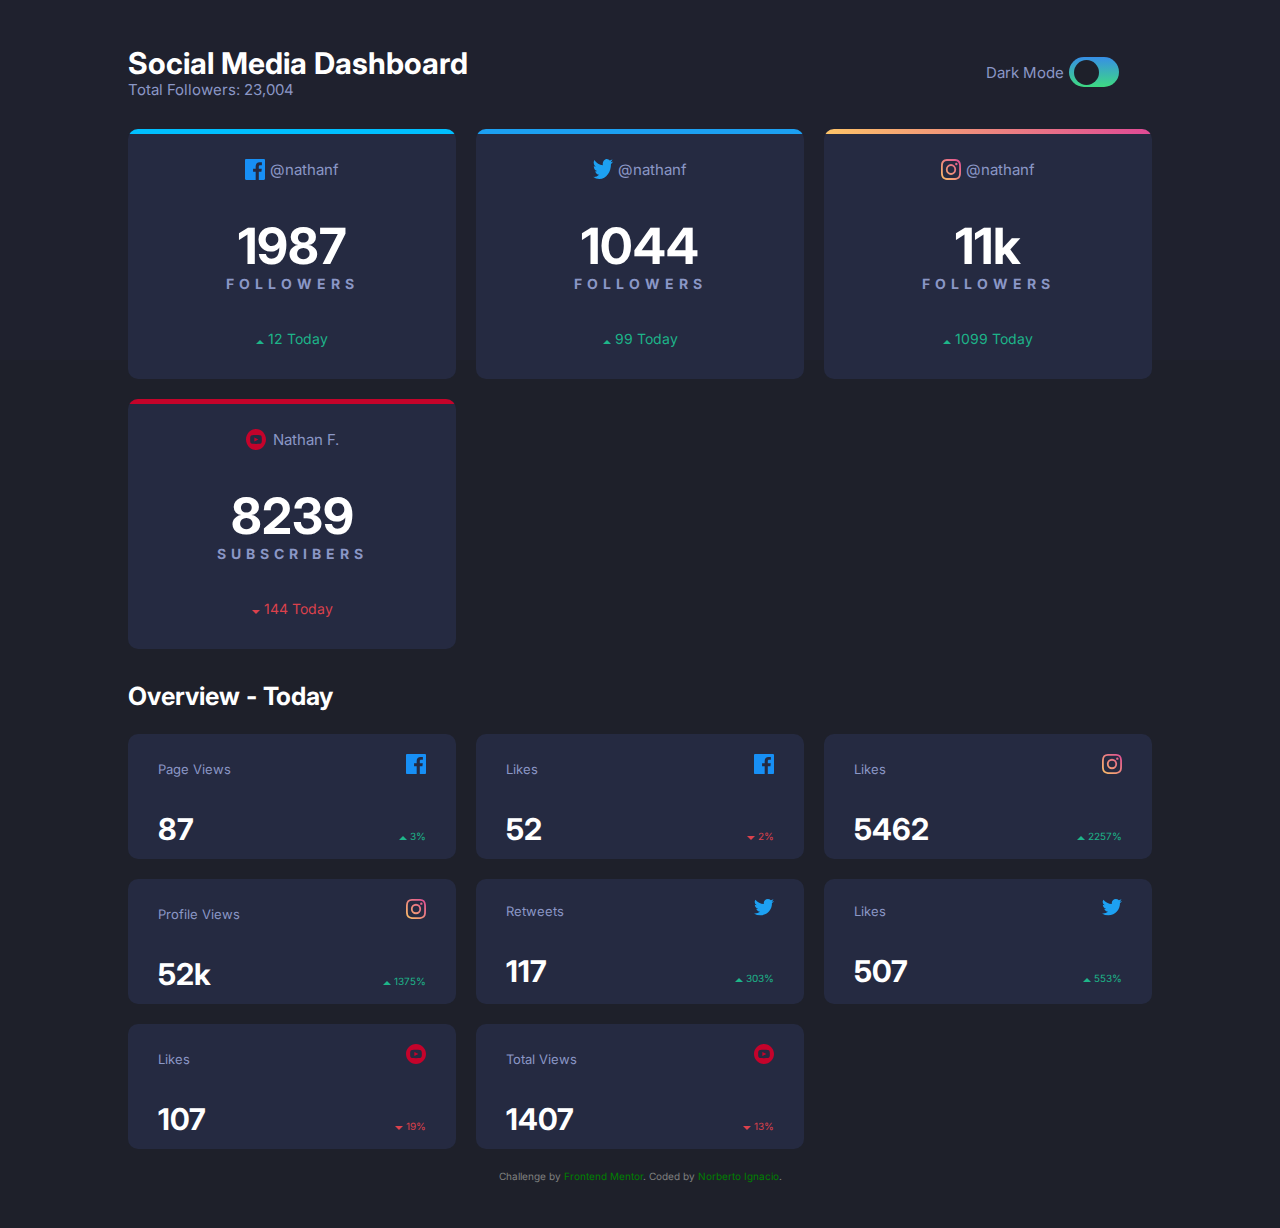
<file: index.html>
<!DOCTYPE html>
<html lang="en">
<head>
  <meta charset="UTF-8">
  <meta name="viewport" content="width=device-width, initial-scale=1.0">

  <title>Frontend Mentor | [Challenge Name Here]</title>


  <link rel="icon" type="image/png" sizes="32x32" href="./images/favicon-32x32.png"> 
  <link href="https://fonts.googleapis.com/css?family=Inter:400,700&display=swap" rel="stylesheet">
  <link rel="stylesheet" href="./css/main.css">
  <script src="./images/all.js"></script>
</head>
<body>
  <main class="main">

    <div class="main__container">

      <div class="dashboard">

        <div class="dashboard__head">
          <h1 class="dashboard__title">
            Social Media Dashboard
            <span class="dashboard__total dark-text">Total Followers: 23,004</span>
          </h1>

          <div class="dashboard__switch dark-text">
            Dark Mode
            <input type="checkbox" id="checkbox" class="checkbox">
            <label for="checkbox" class="switch-container"></label>
          </div>

        </div>

        <div class="dashboard__cards-container">

          <div class="card card--facebook">
            <span class="card__username dark-text">
              <img src="./images/icon-facebook.svg" alt="" class="card-icon"> @nathanf</span>
            <h2 class="card__followercount">
              1987 <span class="follower-text dark-text">FOLLOWERS</span>
            </h2>

            <span class="card__stats green">
              <img src="./images/icon-up.svg" alt="up icon" class="stat-icon">
              12 Today
            </span>
          </div>

          <div class="card card--twitter">
            <span class="card__username dark-text">
              <img src="./images/icon-twitter.svg" alt="" class="card-icon"> @nathanf</span>
            <h2 class="card__followercount">
              1044 <span class="follower-text dark-text">FOLLOWERS</span>
            </h2>

            <span class="card__stats green">
              <img src="./images/icon-up.svg" alt="up icon" class="stat-icon">
              99 Today
            </span>
          </div>

          <div class="card card--instagram">
            <span class="card__username dark-text">
              <img src="./images/icon-instagram.svg" alt="" class="card-icon"> @nathanf</span>
            <h2 class="card__followercount">
              11k <span class="follower-text dark-text">FOLLOWERS</span>
            </h2>

            <span class="card__stats green">
              <img src="./images/icon-up.svg" alt="up icon" class="stat-icon">
              1099 Today
            </span>
          </div>

          <div class="card card--youtube">
            <span class="card__username dark-text">
              <img src="./images/icon-youtube.svg" alt="" class="card-icon"> Nathan F.</span>
            <h2 class="card__followercount">
              8239 <span class="follower-text dark-text">SUBSCRIBERS</span>
            </h2>

            <span class="card__stats red">
              <img src="./images/icon-down.svg" alt="up icon" class="stat-icon">
              144 Today
            </span>
          </div>

        </div>


      </div>

      <div class="overview">
        
        <h2 class="overview__title">Overview - Today</h2>
       

        <div class="overview__cards-container">

          <div class="overview__card ">

            <div class="page-views-top">
              <span class="page-view-title">Page Views</span> 
              <img src="./images/icon-facebook.svg" alt="" class="card-icon">
            </div>

            <div class="page-views-stat">
              <span class="page-view-count">87</span>
              <span class="page-view-percentage green">
                <img src="./images/icon-up.svg" alt="up icon" class="card-icon">
                3%
              </span>
            </div>

          </div>

          <div class="overview__card ">

            <div class="page-views-top">
              <span class="page-view-title">Likes</span> 
              <img src="./images/icon-facebook.svg" alt="" class="card-icon">
            </div>

            <div class="page-views-stat">
              <span class="page-view-count">52</span>
              <span class="page-view-percentage red">
                <img src="./images/icon-down.svg" alt="up icon" class="card-icon">
                2%
              </span>
            </div>

          </div>
          
          <div class="overview__card ">

            <div class="page-views-top">
              <span class="page-view-title">Likes</span> 
              <img src="./images/icon-instagram.svg" alt="" class="card-icon">
            </div>

            <div class="page-views-stat">
              <span class="page-view-count">5462</span>
              <span class="page-view-percentage green">
                <img src="./images/icon-up.svg" alt="up icon" class="card-icon">
                2257%
              </span>
            </div>

          </div>
          
          <div class="overview__card ">

            <div class="page-views-top">
              <span class="page-view-title">Profile Views</span> 
              <img src="./images/icon-instagram.svg" alt="" class="card-icon">
            </div>

            <div class="page-views-stat">
              <span class="page-view-count">52k</span>
              <span class="page-view-percentage green">
                <img src="./images/icon-up.svg" alt="up icon" class="card-icon">
                1375%
              </span>
            </div>

          </div>

          <div class="overview__card ">

            <div class="page-views-top">
              <span class="page-view-title">Retweets</span> 
              <img src="./images/icon-twitter.svg" alt="" class="card-icon">
            </div>

            <div class="page-views-stat">
              <span class="page-view-count">117</span>
              <span class="page-view-percentage green">
                <img src="./images/icon-up.svg" alt="up icon" class="card-icon">
                303%
              </span>
            </div>

          </div>

          <div class="overview__card ">

            <div class="page-views-top">
              <span class="page-view-title">Likes</span> 
              <img src="./images/icon-twitter.svg" alt="" class="card-icon">
            </div>

            <div class="page-views-stat">
              <span class="page-view-count">507</span>
              <span class="page-view-percentage green">
                <img src="./images/icon-up.svg" alt="up icon" class="card-icon">
                553%
              </span>
            </div>

          </div>

          <div class="overview__card ">

            <div class="page-views-top">
              <span class="page-view-title">Likes</span> 
              <img src="./images/icon-youtube.svg" alt="" class="card-icon">
            </div>

            <div class="page-views-stat">
              <span class="page-view-count">107</span>
              <span class="page-view-percentage red">
                <img src="./images/icon-down.svg" alt="up icon" class="card-icon">
                19%
              </span>
            </div>

          </div>

          <div class="overview__card ">

            <div class="page-views-top">
              <span class="page-view-title">Total Views</span> 
              <img src="./images/icon-youtube.svg" alt="" class="card-icon">
            </div>

            <div class="page-views-stat">
              <span class="page-view-count">1407</span>
              <span class="page-view-percentage red">
                <img src="./images/icon-down.svg" alt="up icon" class="card-icon">
                13%
              </span>
            </div>

          </div>

        </div>


      </div>
      <div class="attribution">
        Challenge by <a href="https://www.frontendmentor.io?ref=challenge" target="_blank">Frontend Mentor</a>. 
        Coded by <a href="https://github.com/theAspiringDev1/">Norberto Ignacio</a>.
      </div>
  </main>

  <script src="theme.js"></script>

</body>
</html>
</file>
<file: css/main.css>
*,
*::before,
*::after {
  -webkit-box-sizing: inherit;
          box-sizing: inherit;
  margin: 0;
  padding: 0;
}

html {
  -webkit-box-sizing: border-box;
          box-sizing: border-box;
  font-size: 62.5%;
}

body {
  font-family: "Inter", sans-serif;
  font-weight: 400;
  line-height: 1.4;
}

.main {
  background-color: #1e202a;
  position: relative;
  padding: 5vh 0;
  -webkit-transition: all 400ms;
  transition: all 400ms;
}

.main::before {
  content: "";
  display: block;
  width: 100%;
  height: 40vh;
  background-color: #1f212e;
  position: absolute;
  top: 0;
  -webkit-transition: all 400ms;
  transition: all 400ms;
}

.main__container {
  width: 80%;
  margin: auto;
  position: relative;
  z-index: 3;
}

.dark-text {
  color: #8b97c6;
}

.dashboard {
  color: white;
  font-size: 1.5rem;
  -webkit-transition: all 400ms;
  transition: all 400ms;
}

.dashboard__head {
  display: -webkit-box;
  display: -ms-flexbox;
  display: flex;
  -webkit-box-pack: justify;
      -ms-flex-pack: justify;
          justify-content: space-between;
  -ms-flex-wrap: wrap;
      flex-wrap: wrap;
  -webkit-box-align: center;
      -ms-flex-align: center;
          align-items: center;
  margin-bottom: 3rem;
}

.dashboard__title {
  line-height: 1.2;
}

.dashboard__switch {
  width: 200px;
  display: -webkit-box;
  display: -ms-flexbox;
  display: flex;
  -webkit-box-pack: center;
      -ms-flex-pack: center;
          justify-content: center;
  -webkit-box-align: center;
      -ms-flex-align: center;
          align-items: center;
}

.dashboard .switch-container {
  display: inline-block;
  background: -webkit-gradient(linear, left top, left bottom, from(#378fe6), to(#3eda82));
  background: linear-gradient(#378fe6, #3eda82);
  width: 50px;
  height: 30px;
  margin-left: 5px;
  border-radius: 3rem;
  position: relative;
  -webkit-transition: all 400ms;
  transition: all 400ms;
}

.dashboard .switch-container::after {
  content: "";
  width: 25px;
  height: 25px;
  background-color: #1e202a;
  border-radius: 50%;
  position: absolute;
  top: 3px;
  left: 5px;
  -webkit-transition: all 300ms linear;
  transition: all 300ms linear;
}

.dashboard .checkbox {
  position: absolute;
  opacity: 0;
}

.dashboard .checkbox:checked + .switch-container::after {
  -webkit-transform: translateX(15px);
          transform: translateX(15px);
}

.dashboard__total {
  display: block;
  font-size: 1.5rem;
  font-weight: 400;
}

.dashboard__cards-container {
  display: -ms-grid;
  display: grid;
  -ms-grid-columns: (minmax(250px, 1fr))[auto-fit];
      grid-template-columns: repeat(auto-fit, minmax(250px, 1fr));
  place-items: center;
  grid-gap: 20px;
}

.switch-link {
  text-decoration: none;
}

.green {
  color: #1db489;
}

.red {
  color: #dc414c;
}

.card {
  background-color: #252a41;
  width: 100%;
  height: 250px;
  padding: 3rem 1rem;
  border-radius: 1rem;
  border-top: 5px solid transparent;
  display: -webkit-box;
  display: -ms-flexbox;
  display: flex;
  -webkit-box-orient: vertical;
  -webkit-box-direction: normal;
      -ms-flex-direction: column;
          flex-direction: column;
  -webkit-box-pack: justify;
      -ms-flex-pack: justify;
          justify-content: space-between;
  -webkit-box-align: center;
      -ms-flex-align: center;
          align-items: center;
  position: relative;
  border-top: transparent;
  overflow: hidden;
}

.card::before {
  content: "";
  width: 100%;
  height: 5px;
  position: absolute;
  top: 0;
}

.card__username {
  width: 100px;
  display: -webkit-inline-box;
  display: -ms-inline-flexbox;
  display: inline-flex;
  -ms-flex-pack: distribute;
      justify-content: space-around;
}

.card__followercount {
  font-size: 5rem;
  text-align: center;
  line-height: 1.2;
}

.card__followercount .follower-text {
  display: block;
  font-size: 1.4rem;
  letter-spacing: 5px;
}

.card__stats {
  font-size: 1.4rem;
}

.card--twitter::before {
  background-color: #1ca0f2;
}

.card--instagram::before {
  background-image: -webkit-gradient(linear, left top, right top, from(#fdc468), to(#df4996));
  background-image: linear-gradient(to right, #fdc468, #df4996);
}

.card--youtube::before {
  background-color: #c4032a;
}

.card--facebook::before {
  background-color: deepskyblue;
}

.overview__card {
  background-color: #252a41;
}

.overview {
  padding-top: 3rem;
  color: white;
}

.overview__title {
  font-size: 2.5rem;
  margin-bottom: 2rem;
}

.overview__card {
  width: 100%;
  height: 125px;
  border-radius: 1rem;
  padding: 2rem 3rem;
}

.overview__card .page-views-top {
  display: -webkit-box;
  display: -ms-flexbox;
  display: flex;
  -webkit-box-pack: justify;
      -ms-flex-pack: justify;
          justify-content: space-between;
  -webkit-box-align: baseline;
      -ms-flex-align: baseline;
          align-items: baseline;
}

.overview__card .page-views-top .page-view-title {
  font-size: 1.3rem;
  color: #8b97c6;
}

.overview__card .page-views-stat {
  padding-top: 3rem;
  display: -webkit-box;
  display: -ms-flexbox;
  display: flex;
  -webkit-box-pack: justify;
      -ms-flex-pack: justify;
          justify-content: space-between;
  -webkit-box-align: baseline;
      -ms-flex-align: baseline;
          align-items: baseline;
}

.overview__card .page-views-stat .page-view-count {
  font-size: 3rem;
  font-weight: bold;
}

.overview__cards-container {
  display: -ms-grid;
  display: grid;
  -ms-grid-columns: (minmax(250px, 1fr))[auto-fit];
      grid-template-columns: repeat(auto-fit, minmax(250px, 1fr));
  grid-gap: 20px;
}

.overview__card:hover,
.card:hover {
  cursor: pointer;
  background-color: #2e3552;
}

.light {
  background-color: white;
}

.light::before {
  background-color: #f5f7ff;
}

.light-card-text {
  color: #63687e;
}

.light-text {
  color: black;
}

.light-card {
  background-color: #f0f2fa;
  -webkit-transition: all 300ms;
  transition: all 300ms;
}

.light-card:hover {
  cursor: pointer;
  background-color: #dde2f3;
}

.light-switch::after {
  background-color: white !important;
}

.attribution {
  color: grey;
  text-align: center;
  padding-top: 2rem;
}

.attribution a {
  text-decoration: none;
  color: green;
}

@media (max-width: 440px) {
  html {
    font-size: 50%;
  }
  .dashboard__head > * {
    -ms-flex-preferred-size: 100%;
        flex-basis: 100%;
  }
  .dashboard__title {
    padding-bottom: 2rem;
    margin-bottom: 1rem;
    border-bottom: 1px solid gray;
  }
  .dashboard__switch {
    width: 100%;
    -webkit-box-pack: justify;
        -ms-flex-pack: justify;
            justify-content: space-between;
  }
}
/*# sourceMappingURL=main.css.map */
</file>
